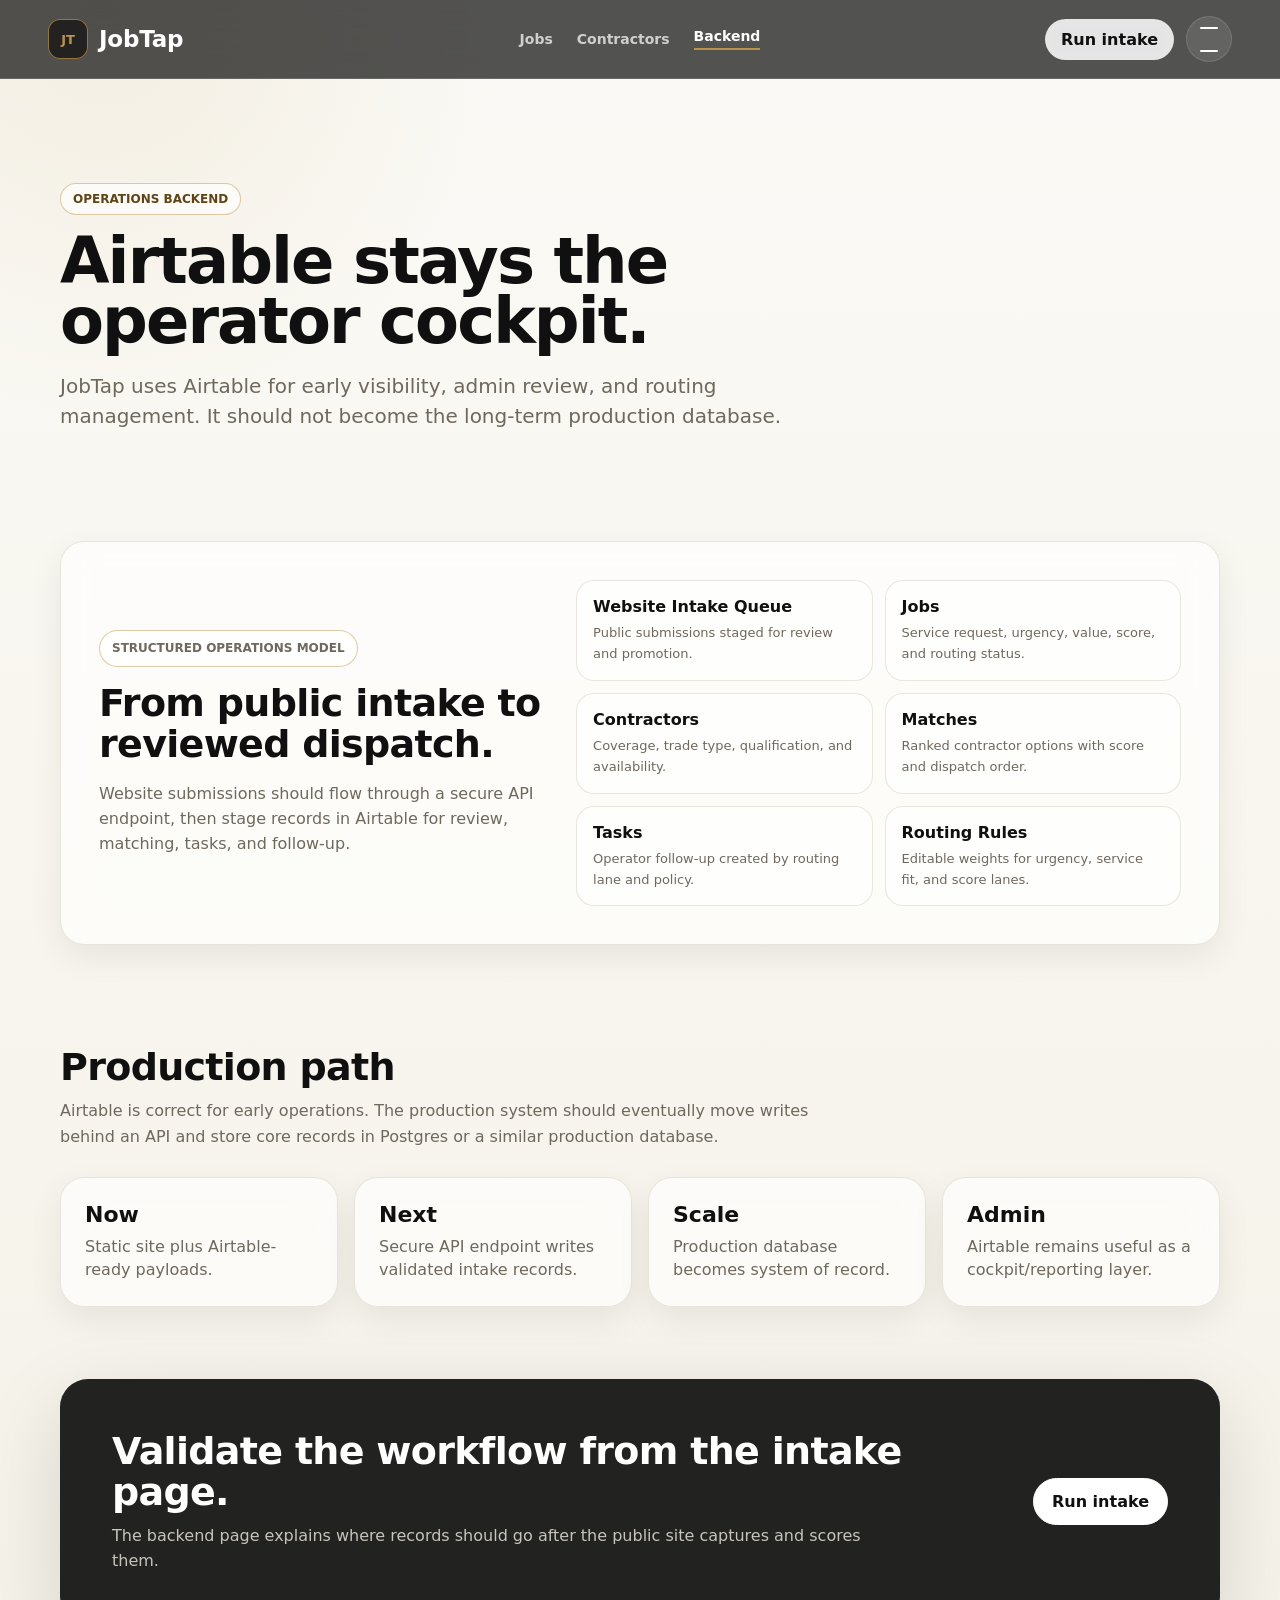
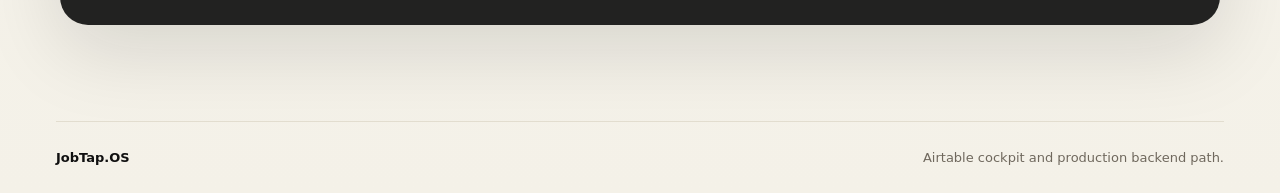
<file: backend.html>
<!DOCTYPE html>
<html lang="en">
<head>
  <meta charset="utf-8" />
  <meta name="viewport" content="width=device-width, initial-scale=1" />
  <title>Backend | JobTap.OS</title>
  <meta name="description" content="Airtable operations cockpit, routing schema, and production backend path for JobTap.OS." />
  <link rel="stylesheet" href="styles.css" />
  <link rel="stylesheet" href="src/tile-backgrounds.css" />
</head>
<body>
  <header class="site-header">
    <nav class="nav" aria-label="Primary navigation">
      <a class="brand" href="index.html" data-page="index.html" aria-label="JobTap home"><span class="brand-mark">JT</span><span class="brand-word">JobTap</span></a>
      <div class="nav-links" aria-label="JobTap sections"><a href="jobs.html" data-page="jobs.html">Jobs</a><a href="contractors.html" data-page="contractors.html">Contractors</a><a href="backend.html" data-page="backend.html">Backend</a></div>
      <div class="nav-actions"><a class="nav-cta" href="intake.html" data-page="intake.html">Run intake</a><button class="round-action menu-toggle" type="button" aria-expanded="false" aria-controls="mobile-menu" aria-label="Open menu"><span></span><span></span></button></div>
    </nav>
    <div class="mobile-menu" id="mobile-menu" hidden><a href="index.html" data-page="index.html">Home</a><a href="jobs.html" data-page="jobs.html">Jobs</a><a href="contractors.html" data-page="contractors.html">Contractors</a><a href="backend.html" data-page="backend.html">Backend</a><a href="intake.html" data-page="intake.html">Run intake</a></div>
  </header>
  <main>
    <section class="page-hero compact">
      <p class="eyebrow">Operations backend</p>
      <h1>Airtable stays the operator cockpit.</h1>
      <p>JobTap uses Airtable for early visibility, admin review, and routing management. It should not become the long-term production database.</p>
    </section>
    <section class="section backend-section" aria-labelledby="backend-title">
      <div class="backend-card">
        <div><p class="eyebrow">Structured operations model</p><h2 id="backend-title">From public intake to reviewed dispatch.</h2><p>Website submissions should flow through a secure API endpoint, then stage records in Airtable for review, matching, tasks, and follow-up.</p></div>
        <div class="backend-grid">
          <div><b>Website Intake Queue</b><span>Public submissions staged for review and promotion.</span></div>
          <div><b>Jobs</b><span>Service request, urgency, value, score, and routing status.</span></div>
          <div><b>Contractors</b><span>Coverage, trade type, qualification, and availability.</span></div>
          <div><b>Matches</b><span>Ranked contractor options with score and dispatch order.</span></div>
          <div><b>Tasks</b><span>Operator follow-up created by routing lane and policy.</span></div>
          <div><b>Routing Rules</b><span>Editable weights for urgency, service fit, and score lanes.</span></div>
        </div>
      </div>
    </section>
    <section class="section"><div class="section-head"><h2>Production path</h2><p>Airtable is correct for early operations. The production system should eventually move writes behind an API and store core records in Postgres or a similar production database.</p></div><div class="proof-strip"><article><b>Now</b><span>Static site plus Airtable-ready payloads.</span></article><article><b>Next</b><span>Secure API endpoint writes validated intake records.</span></article><article><b>Scale</b><span>Production database becomes system of record.</span></article><article><b>Admin</b><span>Airtable remains useful as a cockpit/reporting layer.</span></article></div></section>
    <section class="cta" aria-label="Run JobTap intake"><div><h2>Validate the workflow from the intake page.</h2><p>The backend page explains where records should go after the public site captures and scores them.</p></div><a class="btn light" href="intake.html">Run intake</a></section>
  </main>
  <footer class="footer"><span>JobTap.OS</span><span>Airtable cockpit and production backend path.</span></footer>
  <script type="module" src="src/app.js"></script>
</body>
</html>
</file>
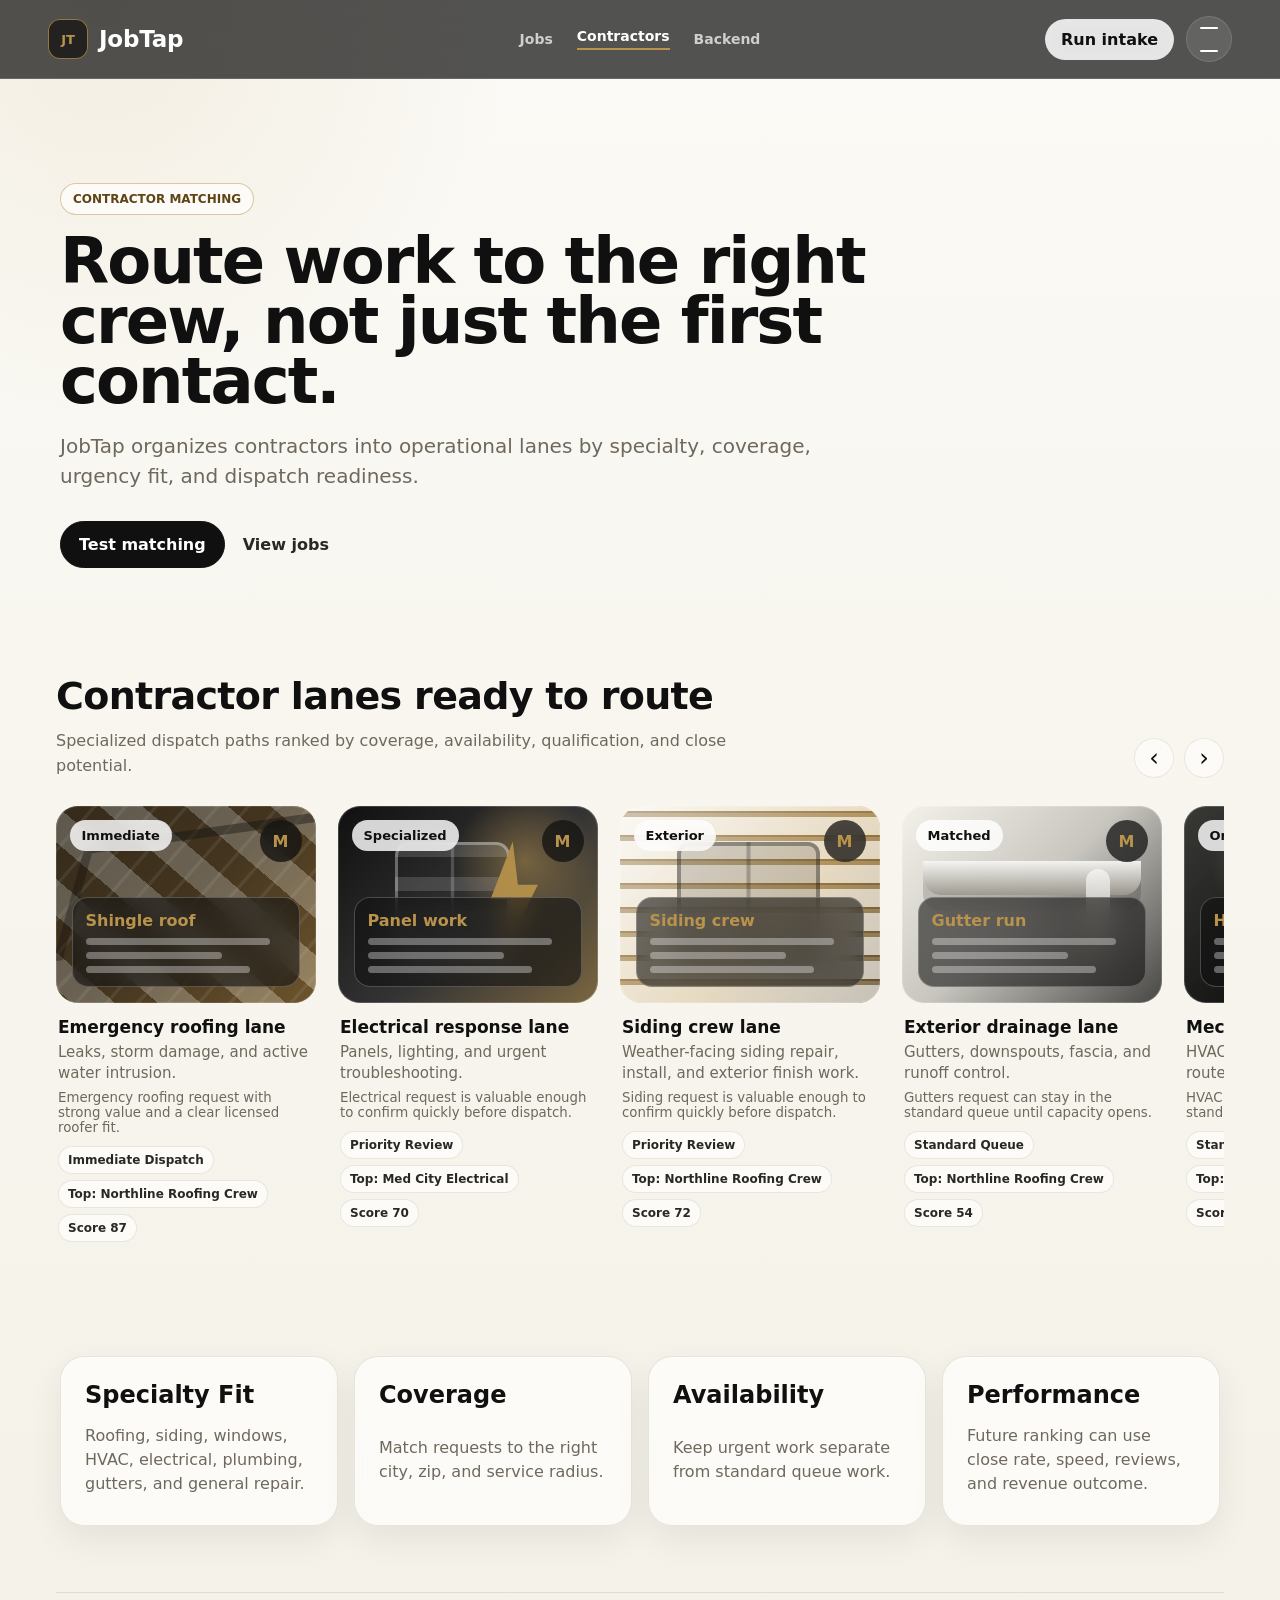
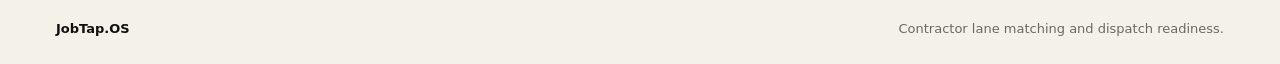
<file: contractors.html>
<!DOCTYPE html>
<html lang="en">
<head>
  <meta charset="utf-8" />
  <meta name="viewport" content="width=device-width, initial-scale=1" />
  <title>Contractors | JobTap.OS</title>
  <meta name="description" content="Contractor lanes ranked by service fit, coverage, availability, qualification, and close potential." />
  <link rel="stylesheet" href="styles.css" />
  <link rel="stylesheet" href="src/tile-backgrounds.css" />
</head>
<body>
  <header class="site-header">
    <nav class="nav" aria-label="Primary navigation">
      <a class="brand" href="index.html" data-page="index.html" aria-label="JobTap home"><span class="brand-mark">JT</span><span class="brand-word">JobTap</span></a>
      <div class="nav-links" aria-label="JobTap sections"><a href="jobs.html" data-page="jobs.html">Jobs</a><a href="contractors.html" data-page="contractors.html">Contractors</a><a href="backend.html" data-page="backend.html">Backend</a></div>
      <div class="nav-actions"><a class="nav-cta" href="intake.html" data-page="intake.html">Run intake</a><button class="round-action menu-toggle" type="button" aria-expanded="false" aria-controls="mobile-menu" aria-label="Open menu"><span></span><span></span></button></div>
    </nav>
    <div class="mobile-menu" id="mobile-menu" hidden><a href="index.html" data-page="index.html">Home</a><a href="jobs.html" data-page="jobs.html">Jobs</a><a href="contractors.html" data-page="contractors.html">Contractors</a><a href="backend.html" data-page="backend.html">Backend</a><a href="intake.html" data-page="intake.html">Run intake</a></div>
  </header>
  <main>
    <section class="page-hero">
      <p class="eyebrow">Contractor matching</p>
      <h1>Route work to the right crew, not just the first contact.</h1>
      <p>JobTap organizes contractors into operational lanes by specialty, coverage, urgency fit, and dispatch readiness.</p>
      <div class="hero-actions"><a class="btn" href="intake.html">Test matching</a><a class="hero-link dark" href="jobs.html">View jobs</a></div>
    </section>
    <section class="market-row" aria-labelledby="lanes-title">
      <div class="row-head">
        <div><h2 id="lanes-title">Contractor lanes ready to route</h2><p>Specialized dispatch paths ranked by coverage, availability, qualification, and close potential.</p></div>
        <div class="row-controls"><button type="button" data-scroll-target="contractor-lanes" data-scroll-direction="prev" aria-label="Scroll contractor lanes left">‹</button><button type="button" data-scroll-target="contractor-lanes" data-scroll-direction="next" aria-label="Scroll contractor lanes right">›</button></div>
      </div>
      <div class="card-scroller" id="contractor-lanes" tabindex="0" aria-label="Contractor lane cards"></div>
    </section>
    <section class="section"><div class="business-grid"><article class="link-card"><b>Specialty Fit</b><span>Roofing, siding, windows, HVAC, electrical, plumbing, gutters, and general repair.</span></article><article class="link-card"><b>Coverage</b><span>Match requests to the right city, zip, and service radius.</span></article><article class="link-card"><b>Availability</b><span>Keep urgent work separate from standard queue work.</span></article><article class="link-card"><b>Performance</b><span>Future ranking can use close rate, speed, reviews, and revenue outcome.</span></article></div></section>
  </main>
  <footer class="footer"><span>JobTap.OS</span><span>Contractor lane matching and dispatch readiness.</span></footer>
  <script type="module" src="src/app.js"></script>
</body>
</html>
</file>
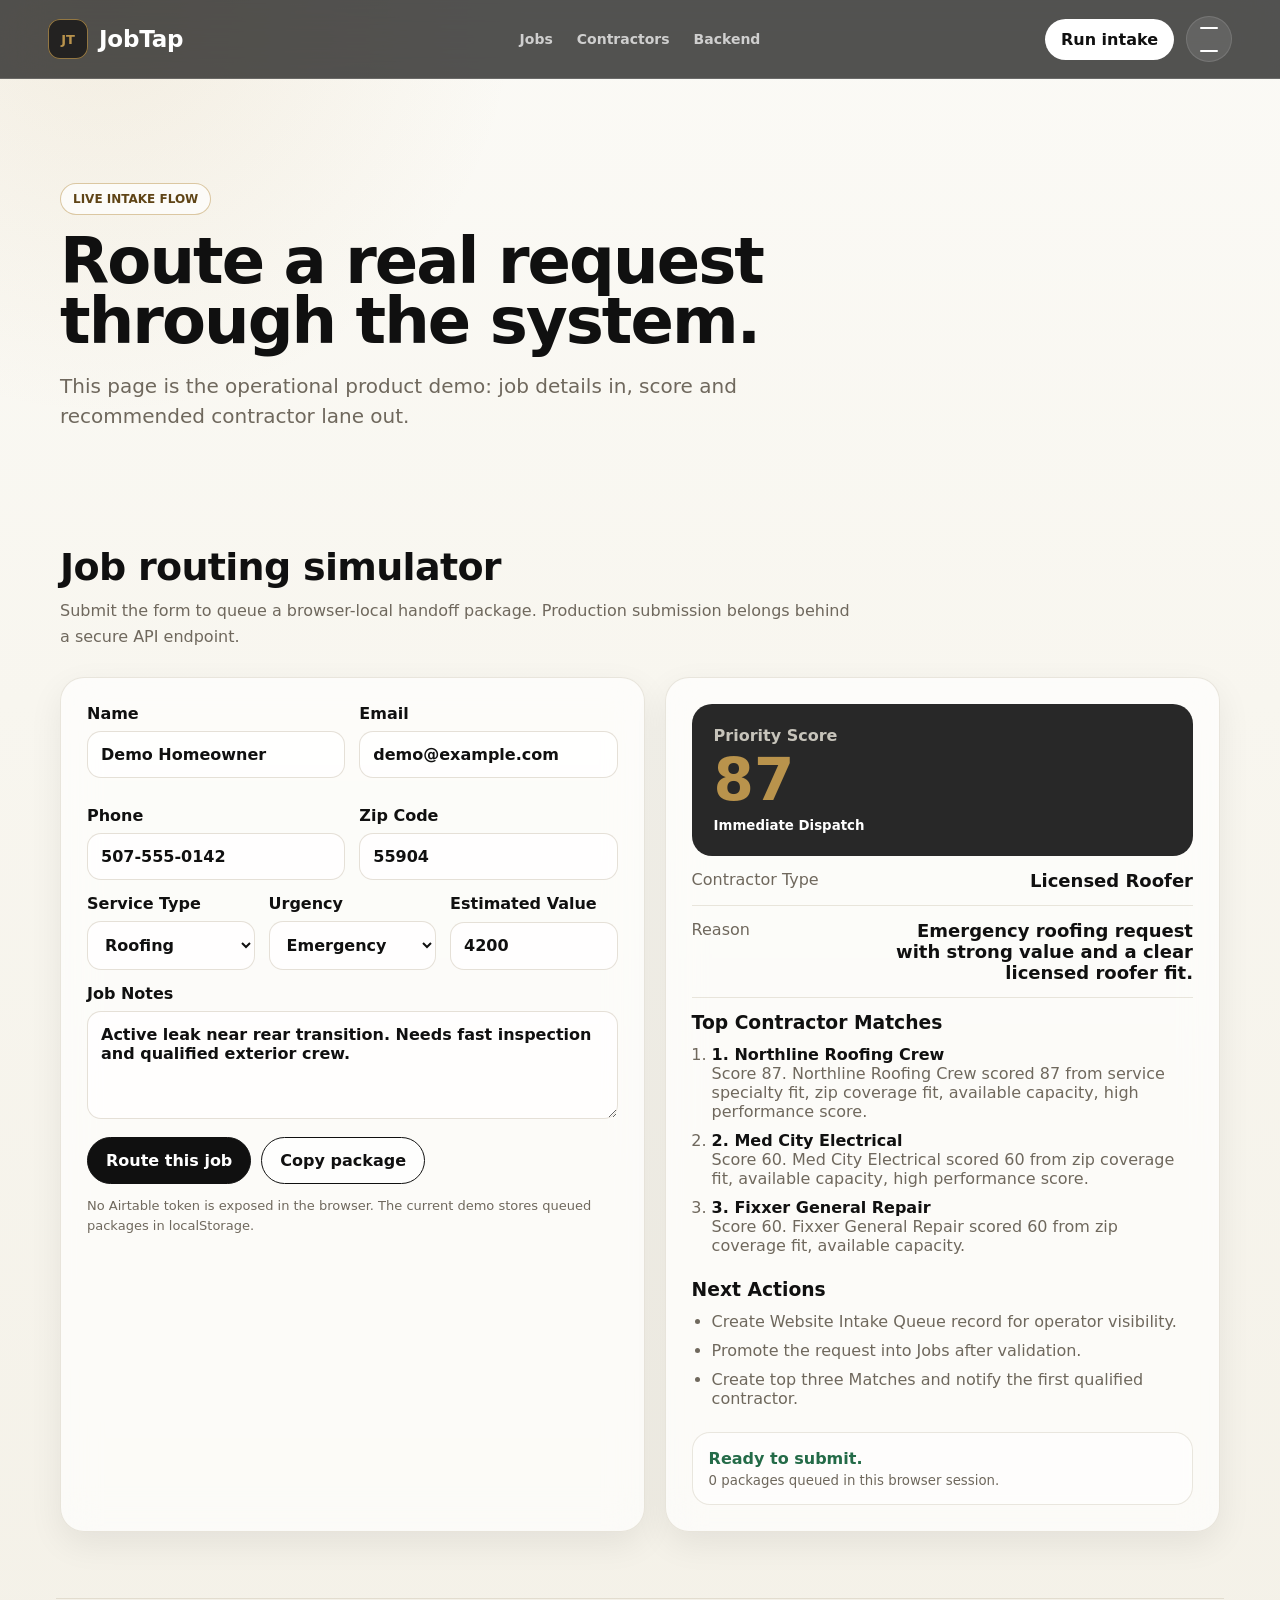
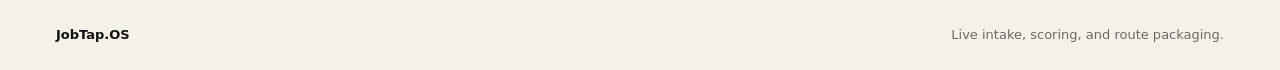
<file: intake.html>
<!DOCTYPE html>
<html lang="en">
<head>
  <meta charset="utf-8" />
  <meta name="viewport" content="width=device-width, initial-scale=1" />
  <title>Run Intake | JobTap.OS</title>
  <meta name="description" content="Submit a job request and see JobTap score, route, and match the best contractor lane." />
  <link rel="stylesheet" href="styles.css" />
  <link rel="stylesheet" href="src/tile-backgrounds.css" />
</head>
<body>
  <header class="site-header">
    <nav class="nav" aria-label="Primary navigation">
      <a class="brand" href="index.html" data-page="index.html" aria-label="JobTap home"><span class="brand-mark">JT</span><span class="brand-word">JobTap</span></a>
      <div class="nav-links" aria-label="JobTap sections"><a href="jobs.html" data-page="jobs.html">Jobs</a><a href="contractors.html" data-page="contractors.html">Contractors</a><a href="backend.html" data-page="backend.html">Backend</a></div>
      <div class="nav-actions"><a class="nav-cta" href="intake.html" data-page="intake.html">Run intake</a><button class="round-action menu-toggle" type="button" aria-expanded="false" aria-controls="mobile-menu" aria-label="Open menu"><span></span><span></span></button></div>
    </nav>
    <div class="mobile-menu" id="mobile-menu" hidden><a href="index.html" data-page="index.html">Home</a><a href="jobs.html" data-page="jobs.html">Jobs</a><a href="contractors.html" data-page="contractors.html">Contractors</a><a href="backend.html" data-page="backend.html">Backend</a><a href="intake.html" data-page="intake.html">Run intake</a></div>
  </header>
  <main>
    <section class="page-hero compact">
      <p class="eyebrow">Live intake flow</p>
      <h1>Route a real request through the system.</h1>
      <p>This page is the operational product demo: job details in, score and recommended contractor lane out.</p>
    </section>
    <section class="section intake-section" aria-labelledby="intake-title">
      <div class="section-head"><h2 id="intake-title">Job routing simulator</h2><p>Submit the form to queue a browser-local handoff package. Production submission belongs behind a secure API endpoint.</p></div>
      <div class="simulator">
        <form class="panel intake-form" id="routing-form">
          <div class="field-grid two-col">
            <label for="contactName">Name<input id="contactName" name="contactName" type="text" value="Demo Homeowner" autocomplete="name" /></label>
            <label for="email">Email<input id="email" name="email" type="email" value="demo@example.com" autocomplete="email" /></label>
            <label for="phone">Phone<input id="phone" name="phone" type="tel" value="507-555-0142" autocomplete="tel" /></label>
            <label for="zipCode">Zip Code<input id="zipCode" name="zipCode" type="text" value="55904" inputmode="numeric" /></label>
          </div>
          <div class="field-grid three-col">
            <label for="serviceType">Service Type<select id="serviceType" name="serviceType"><option>Roofing</option><option>Electrical</option><option>HVAC</option><option>Plumbing</option><option>General Repair</option><option>Gutters</option><option>Siding</option><option>Windows</option></select></label>
            <label for="urgency">Urgency<select id="urgency" name="urgency"><option>Emergency</option><option>High</option><option>Medium</option><option>Low</option></select></label>
            <label for="estimatedValue">Estimated Value<input id="estimatedValue" name="estimatedValue" type="number" min="100" step="100" value="4200" /></label>
          </div>
          <label for="description">Job Notes<textarea id="description" name="description">Active leak near rear transition. Needs fast inspection and qualified exterior crew.</textarea></label>
          <div class="form-actions"><button class="btn form-btn" type="submit">Route this job</button><button class="btn secondary" id="copy-payload" type="button">Copy package</button></div>
          <p class="form-note">No Airtable token is exposed in the browser. The current demo stores queued packages in localStorage.</p>
        </form>
        <aside class="panel result-panel" aria-live="polite">
          <div class="score-card"><span>Priority Score</span><strong id="result-score">94</strong><small id="result-lane">Immediate Dispatch</small></div>
          <div class="result-row"><span>Contractor Type</span><strong id="result-contractor">Licensed Roofer</strong></div>
          <div class="result-row"><span>Reason</span><strong id="result-reason">Emergency roofing request with high value and active damage risk.</strong></div>
          <div><h3>Top Contractor Matches</h3><ol class="match-list" id="match-list"></ol></div>
          <div><h3>Next Actions</h3><ul class="action-list" id="action-list"></ul></div>
          <div class="queue-card"><span id="queue-status">Ready to submit.</span><small id="queue-count">0 packages queued in this browser session.</small></div>
        </aside>
      </div>
    </section>
  </main>
  <footer class="footer"><span>JobTap.OS</span><span>Live intake, scoring, and route packaging.</span></footer>
  <script type="module" src="src/app.js"></script>
</body>
</html>
</file>
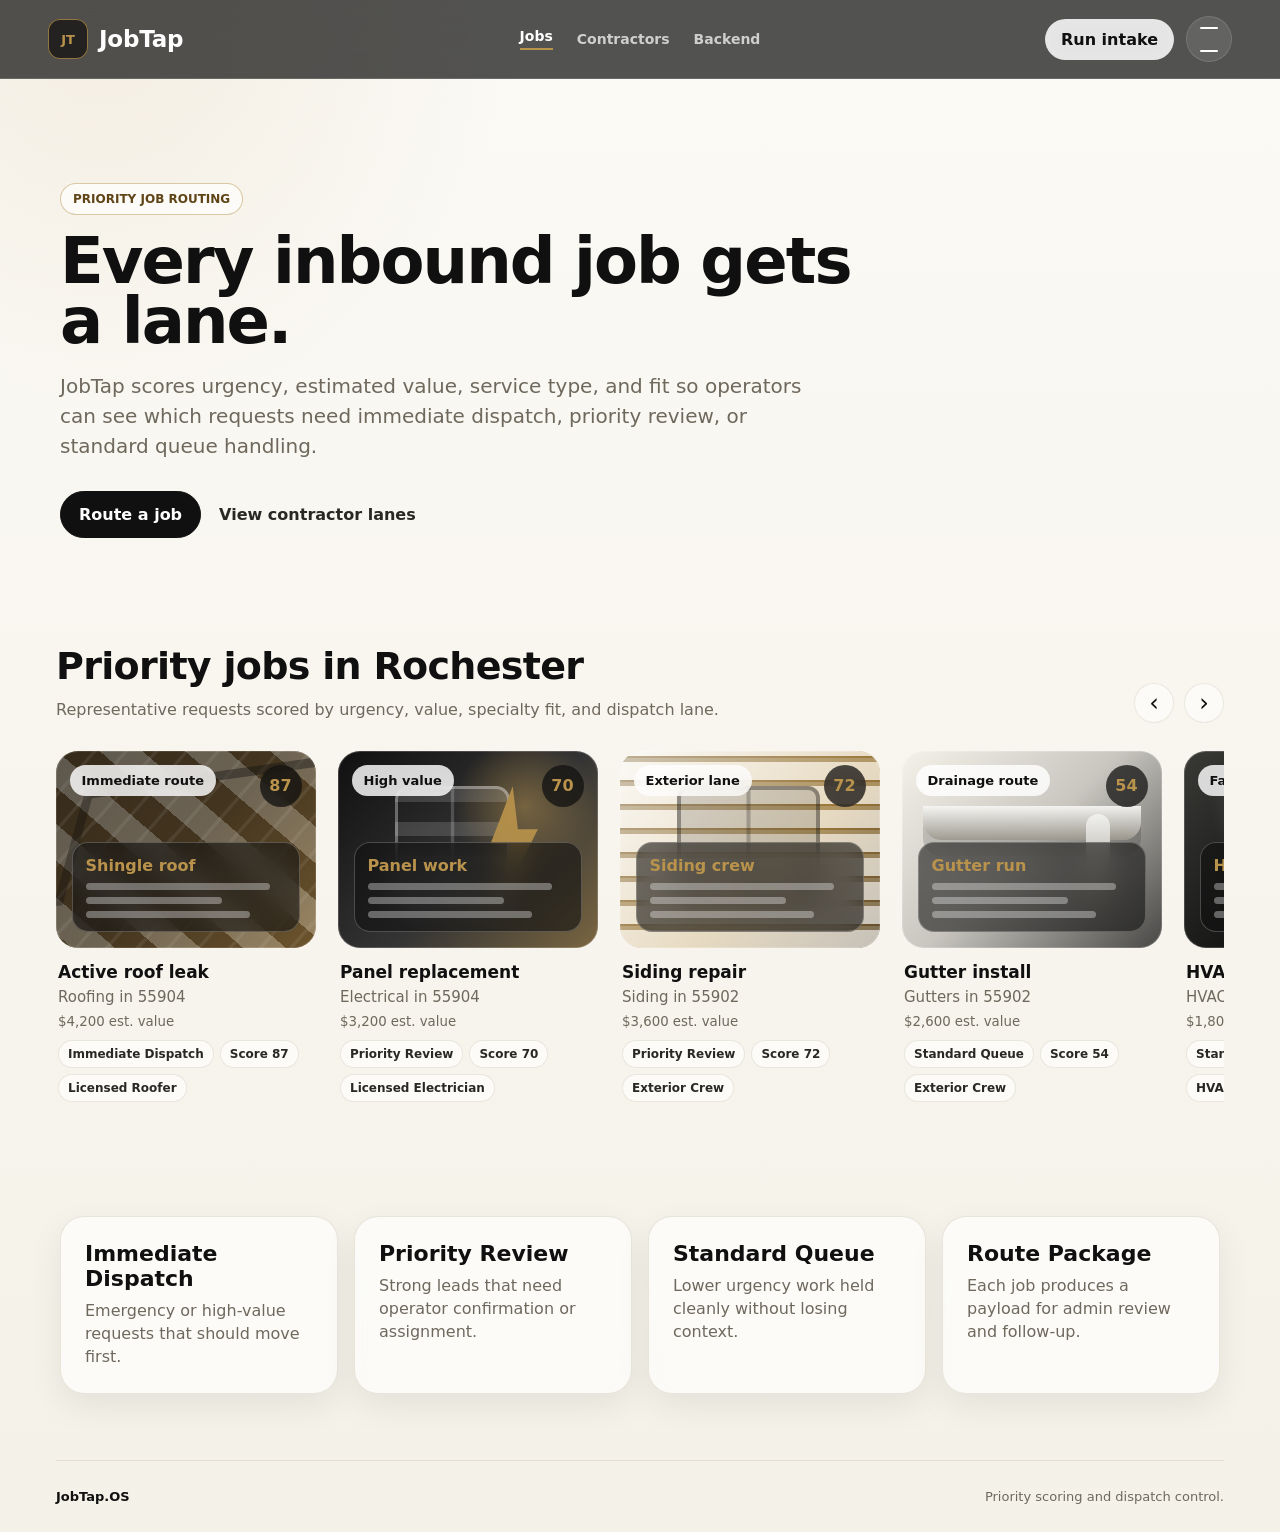
<file: jobs.html>
<!DOCTYPE html>
<html lang="en">
<head>
  <meta charset="utf-8" />
  <meta name="viewport" content="width=device-width, initial-scale=1" />
  <title>Jobs | JobTap.OS</title>
  <meta name="description" content="Priority job routing examples scored by urgency, value, service fit, and dispatch lane." />
  <link rel="stylesheet" href="styles.css" />
  <link rel="stylesheet" href="src/tile-backgrounds.css" />
</head>
<body>
  <header class="site-header">
    <nav class="nav" aria-label="Primary navigation">
      <a class="brand" href="index.html" data-page="index.html" aria-label="JobTap home"><span class="brand-mark">JT</span><span class="brand-word">JobTap</span></a>
      <div class="nav-links" aria-label="JobTap sections"><a href="jobs.html" data-page="jobs.html">Jobs</a><a href="contractors.html" data-page="contractors.html">Contractors</a><a href="backend.html" data-page="backend.html">Backend</a></div>
      <div class="nav-actions"><a class="nav-cta" href="intake.html" data-page="intake.html">Run intake</a><button class="round-action menu-toggle" type="button" aria-expanded="false" aria-controls="mobile-menu" aria-label="Open menu"><span></span><span></span></button></div>
    </nav>
    <div class="mobile-menu" id="mobile-menu" hidden><a href="index.html" data-page="index.html">Home</a><a href="jobs.html" data-page="jobs.html">Jobs</a><a href="contractors.html" data-page="contractors.html">Contractors</a><a href="backend.html" data-page="backend.html">Backend</a><a href="intake.html" data-page="intake.html">Run intake</a></div>
  </header>
  <main>
    <section class="page-hero">
      <p class="eyebrow">Priority job routing</p>
      <h1>Every inbound job gets a lane.</h1>
      <p>JobTap scores urgency, estimated value, service type, and fit so operators can see which requests need immediate dispatch, priority review, or standard queue handling.</p>
      <div class="hero-actions"><a class="btn" href="intake.html">Route a job</a><a class="hero-link dark" href="contractors.html">View contractor lanes</a></div>
    </section>
    <section class="market-row" aria-labelledby="priority-title">
      <div class="row-head">
        <div><h2 id="priority-title">Priority jobs in Rochester</h2><p>Representative requests scored by urgency, value, specialty fit, and dispatch lane.</p></div>
        <div class="row-controls"><button type="button" data-scroll-target="priority-jobs" data-scroll-direction="prev" aria-label="Scroll priority jobs left">‹</button><button type="button" data-scroll-target="priority-jobs" data-scroll-direction="next" aria-label="Scroll priority jobs right">›</button></div>
      </div>
      <div class="card-scroller" id="priority-jobs" tabindex="0" aria-label="Priority job cards"></div>
    </section>
    <section class="section"><div class="proof-strip"><article><b>Immediate Dispatch</b><span>Emergency or high-value requests that should move first.</span></article><article><b>Priority Review</b><span>Strong leads that need operator confirmation or assignment.</span></article><article><b>Standard Queue</b><span>Lower urgency work held cleanly without losing context.</span></article><article><b>Route Package</b><span>Each job produces a payload for admin review and follow-up.</span></article></div></section>
  </main>
  <footer class="footer"><span>JobTap.OS</span><span>Priority scoring and dispatch control.</span></footer>
  <script type="module" src="src/app.js"></script>
</body>
</html>
</file>
<file: styles.css>
:root {
  --ink: #101010;
  --soft-ink: #2a2824;
  --paper: #f8f6ef;
  --panel: rgba(255, 255, 255, .72);
  --line: rgba(168, 154, 126, .28);
  --muted: #6f685d;
  --gold: #b9934c;
  --gold-deep: #74531b;
  --gold-soft: #efe4cc;
  --platinum: #f1f0ea;
  --silver: #c7c4bb;
  --success: #246b48;
  --glass: rgba(255, 255, 255, .66);
  --glass-dark: rgba(17, 17, 17, .58);
  --shadow: 0 24px 80px rgba(17, 17, 17, .13);
  --soft-shadow: 0 12px 34px rgba(17, 17, 17, .07);
  font-family: Inter, ui-sans-serif, system-ui, -apple-system, BlinkMacSystemFont, "Segoe UI", sans-serif;
}

* { box-sizing: border-box; }
html { scroll-behavior: smooth; }
body {
  margin: 0;
  color: var(--ink);
  background:
    radial-gradient(circle at 8% 0%, rgba(185, 147, 76, .12), transparent 26rem),
    linear-gradient(180deg, #fbfaf6 0%, var(--paper) 42%, #f4f1e8 100%);
}
a { color: inherit; text-decoration: none; }
button, input, select, textarea { font: inherit; }
button { cursor: pointer; }
:focus-visible { outline: 3px solid rgba(185, 147, 76, .5); outline-offset: 3px; }

.site-header {
  position: sticky;
  top: 0;
  z-index: 30;
  padding: 16px 48px;
  border-bottom: 1px solid rgba(255, 255, 255, .14);
  background: rgba(17, 17, 17, .72);
  color: #fff;
  backdrop-filter: blur(22px) saturate(1.25);
}
.nav { display: grid; grid-template-columns: 1fr auto 1fr; align-items: center; gap: 24px; }
.brand { display: flex; align-items: center; gap: 11px; width: fit-content; font-size: 23px; font-weight: 900; }
.brand-mark { width: 40px; height: 40px; display: grid; place-items: center; border-radius: 12px; background: rgba(17, 17, 17, .72); color: var(--gold); font-size: 13px; font-weight: 900; box-shadow: inset 0 0 0 1px rgba(185, 147, 76, .75); }
.brand-word { letter-spacing: -.01em; }
.nav-links { display: flex; align-items: center; justify-content: center; gap: 24px; color: rgba(255, 255, 255, .72); font-size: 14px; font-weight: 850; }
.nav-links a, .nav-actions a { transition: color .18s ease, background .18s ease; }
.nav-links a:hover, .nav-links a[aria-current="page"] { color: #fff; }
.nav-links a[aria-current="page"] { border-bottom: 2px solid var(--gold); padding-bottom: 4px; }
.nav-actions { display: flex; align-items: center; justify-content: flex-end; gap: 12px; font-weight: 850; }
.nav-cta { padding: 11px 16px; border-radius: 999px; background: rgba(255, 255, 255, .88); color: var(--ink); backdrop-filter: blur(12px); }
.nav-cta:hover, .nav-cta[aria-current="page"] { background: #fff; }
.round-action { width: 46px; height: 46px; display: grid; place-items: center; border: 1px solid rgba(255, 255, 255, .12); border-radius: 999px; background: rgba(255, 255, 255, .1); color: #fff; font-weight: 900; }
.menu-toggle { gap: 4px; }
.menu-toggle span { width: 18px; height: 2px; display: block; border-radius: 999px; background: currentColor; }
.mobile-menu { display: none; margin-top: 14px; padding: 12px; border: 1px solid rgba(255, 255, 255, .14); border-radius: 18px; background: rgba(17, 17, 17, .84); box-shadow: var(--soft-shadow); backdrop-filter: blur(18px); }
.mobile-menu a { display: block; padding: 12px 10px; border-radius: 12px; font-weight: 800; }
.mobile-menu a:hover, .mobile-menu a[aria-current="page"] { background: rgba(255, 255, 255, .1); }

.hero { position: relative; min-height: 760px; display: grid; align-content: end; overflow: hidden; padding: 118px 48px 46px; background: #161616; color: #fff; }
.hero-motion, .hero-scrim { position: absolute; inset: 0; }
.hero-motion { width: 100%; height: 100%; object-fit: cover; opacity: .96; filter: brightness(1.24) contrast(1.06) saturate(1.12); transform: scale(1.015); pointer-events: none; }
.hero-scrim { pointer-events: none; background: linear-gradient(90deg, rgba(12,12,12,.82) 0%, rgba(12,12,12,.58) 38%, rgba(12,12,12,.14) 100%), linear-gradient(0deg, rgba(12,12,12,.62) 0%, rgba(12,12,12,.18) 46%, rgba(12,12,12,.2) 100%); }
.hero-content, .hero-search { position: relative; z-index: 2; }
.hero-content { width: min(750px, 100%); margin-bottom: 34px; }
.eyebrow { width: fit-content; margin: 0 0 16px; padding: 8px 12px; border: 1px solid rgba(185, 147, 76, .5); border-radius: 999px; background: rgba(255, 255, 255, .66); color: #5f4416; font-size: 12px; font-weight: 900; text-transform: uppercase; backdrop-filter: blur(14px); }
h1 { max-width: 850px; margin: 0; color: #fff; font-size: clamp(50px, 6vw, 94px); line-height: .94; letter-spacing: -.03em; }
h2 { margin: 0; font-size: clamp(26px, 3vw, 38px); line-height: 1.08; letter-spacing: -.018em; }
h3 { margin: 0 0 12px; }
.hero-copy { max-width: 680px; margin: 24px 0 0; color: rgba(255, 255, 255, .86); font-size: clamp(18px, 2vw, 23px); line-height: 1.45; }
.hero-actions { display: flex; flex-wrap: wrap; align-items: center; gap: 18px; margin-top: 30px; }
.hero-btn { border-color: #fff; background: rgba(255, 255, 255, .92); color: var(--ink); }
.hero-link { color: rgba(255, 255, 255, .84); font-weight: 900; }
.hero-link:hover { color: #fff; }
.hero-link.dark { color: var(--soft-ink); }
.hero-link.dark:hover { color: var(--gold-deep); }
.hero-proof { width: fit-content; max-width: 650px; margin: 24px 0 0; padding: 12px 16px; border: 1px solid rgba(255, 255, 255, .16); border-radius: 999px; background: rgba(17, 17, 17, .34); color: rgba(255, 255, 255, .78); font-size: 14px; backdrop-filter: blur(18px); }

.page-hero { width: min(1160px, calc(100vw - 112px)); margin: 0 auto; padding: 104px 0 36px; }
.page-hero.compact { padding-bottom: 12px; }
.page-hero h1 { color: var(--ink); font-size: clamp(44px, 5vw, 78px); }
.page-hero p:not(.eyebrow) { max-width: 760px; color: var(--muted); font-size: 20px; line-height: 1.5; }
.business-section { padding-top: 78px; }
.business-grid { display: grid; grid-template-columns: repeat(4, 1fr); gap: 16px; }
.link-card { display: grid; gap: 10px; min-height: 170px; padding: 24px; border: 1px solid rgba(168, 154, 126, .24); border-radius: 24px; background: var(--glass); box-shadow: var(--soft-shadow); backdrop-filter: blur(18px) saturate(1.08); }
.link-card b { font-size: 24px; }
.link-card span { color: var(--muted); line-height: 1.48; }
.text-link { color: var(--soft-ink); font-weight: 900; }
.text-link:hover { color: var(--gold-deep); }

.routing-search { width: min(1040px, 100%); min-height: 76px; display: grid; grid-template-columns: 1.18fr .9fr .95fr .9fr 78px; align-items: center; gap: 0; padding: 8px; border: 1px solid rgba(255, 255, 255, .36); border-radius: 999px; background: rgba(255, 255, 255, .76); color: var(--ink); box-shadow: 0 22px 70px rgba(0, 0, 0, .22); backdrop-filter: blur(22px) saturate(1.2); }
.routing-search label { min-width: 0; display: grid; gap: 4px; margin: 0; padding: 0 22px; border-right: 1px solid rgba(117, 104, 80, .22); }
.routing-search label:nth-of-type(4) { border-right: 0; }
.routing-search span { font-size: 12px; font-weight: 900; }
.routing-search input, .routing-search select { width: 100%; min-width: 0; border: 0; outline: 0; background: transparent; color: var(--soft-ink); font-size: 16px; font-weight: 800; }
.search-button { width: 62px; height: 62px; border: 0; border-radius: 999px; background: var(--ink); color: var(--gold); font-weight: 900; box-shadow: inset 0 0 0 1px rgba(185, 147, 76, .8); }

main { padding-bottom: 48px; }
.market-row { width: min(1440px, calc(100vw - 112px)); margin: 0 auto; padding: 72px 0 12px; }
.row-head { display: flex; justify-content: space-between; gap: 32px; align-items: end; margin-bottom: 24px; }
.row-head p, .section-head p, .backend-card p, .cta p, .form-note { color: var(--muted); line-height: 1.58; }
.row-head p { max-width: 700px; margin: 10px 0 0; }
.row-controls { display: flex; gap: 10px; }
.row-controls button { width: 40px; height: 40px; display: grid; place-items: center; border: 1px solid rgba(168, 154, 126, .2); border-radius: 999px; background: rgba(255, 255, 255, .54); color: var(--ink); font-size: 24px; backdrop-filter: blur(12px); transition: transform .18s ease, background .18s ease; }
.row-controls button:hover { transform: translateY(-1px); background: rgba(255, 255, 255, .84); }
.card-scroller { display: grid; grid-auto-flow: column; grid-auto-columns: minmax(260px, 1fr); gap: 22px; overflow-x: auto; overscroll-behavior-inline: contain; scroll-snap-type: inline mandatory; padding: 4px 2px 18px; }
.card-scroller::-webkit-scrollbar { height: 8px; }
.card-scroller::-webkit-scrollbar-thumb { background: rgba(123, 115, 99, .42); border-radius: 999px; }
.listing-card { min-width: 260px; scroll-snap-align: start; }
.card-media { position: relative; aspect-ratio: 1.08 / .82; overflow: hidden; border-radius: 22px; background: linear-gradient(145deg, #141414, #2b2518 55%, #b9934c 160%); box-shadow: inset 0 0 0 1px rgba(255, 255, 255, .18); }
.card-media.gold { background: linear-gradient(135deg, #f3e7cc, #9f7a35 46%, #151515 102%); }
.card-media.silver { background: linear-gradient(135deg, #fafafa, #bdbab1 45%, #111 104%); }
.card-media.black { background: linear-gradient(135deg, #4a4a48, #111 55%, #b9934c 132%); }
.card-media.platinum { background: linear-gradient(135deg, #ffffff, #ded8cc 50%, #9f7a35 118%); }
.media-shell { position: absolute; left: 16px; right: 16px; bottom: 16px; padding: 13px; border: 1px solid rgba(255, 255, 255, .22); border-radius: 16px; background: rgba(17, 17, 17, .58); color: #fff; backdrop-filter: blur(14px); }
.media-shell b { display: block; margin-bottom: 8px; color: var(--gold); }
.media-bars { display: grid; gap: 7px; }
.media-bars span { display: block; height: 7px; border-radius: 999px; background: rgba(255, 255, 255, .34); }
.media-bars span:nth-child(1) { width: 92%; }
.media-bars span:nth-child(2) { width: 68%; }
.media-bars span:nth-child(3) { width: 82%; }
.card-badge, .card-save { position: absolute; z-index: 1; border-radius: 999px; font-weight: 900; }
.card-badge { top: 14px; left: 14px; padding: 8px 12px; background: rgba(255, 255, 255, .82); color: var(--ink); font-size: 13px; backdrop-filter: blur(10px); }
.card-save { top: 14px; right: 14px; width: 42px; height: 42px; display: grid; place-items: center; background: rgba(17, 17, 17, .74); color: var(--gold); backdrop-filter: blur(10px); }
.card-copy { padding: 14px 2px 0; }
.card-copy b { display: block; margin-bottom: 5px; font-size: 17px; }
.card-copy span { display: block; color: var(--muted); font-size: 15px; line-height: 1.38; }
.card-copy small { display: block; margin-top: 6px; color: var(--muted); }
.card-metrics { display: flex; flex-wrap: wrap; gap: 6px; margin-top: 11px; }
.card-metrics em { padding: 6px 9px; border-radius: 999px; background: rgba(255, 255, 255, .62); border: 1px solid rgba(168, 154, 126, .22); color: var(--soft-ink); font-size: 12px; font-style: normal; font-weight: 850; }

.proof-strip { display: grid; grid-template-columns: repeat(4, 1fr); gap: 16px; }
.proof-strip article, .panel, .backend-card { border: 1px solid rgba(168, 154, 126, .24); border-radius: 24px; background: var(--glass); box-shadow: var(--soft-shadow); backdrop-filter: blur(18px) saturate(1.08); }
.proof-strip article { padding: 24px; }
.proof-strip b { display: block; margin-bottom: 8px; font-size: 22px; }
.proof-strip span { color: var(--muted); line-height: 1.46; }
.section { width: min(1160px, calc(100vw - 112px)); margin: 0 auto; padding: 84px 0 18px; }
.section-head { max-width: 790px; margin-bottom: 28px; }
.section-head p { margin: 10px 0 0; }
.simulator { display: grid; grid-template-columns: 1fr .95fr; gap: 20px; align-items: stretch; }
.panel { padding: 26px; }
.field-grid { display: grid; gap: 14px; }
.two-col { grid-template-columns: repeat(2, 1fr); }
.three-col { grid-template-columns: repeat(3, 1fr); }
label { display: grid; gap: 8px; margin-bottom: 14px; font-weight: 850; }
.panel input, .panel select, .panel textarea { width: 100%; border: 1px solid rgba(168, 154, 126, .3); border-radius: 14px; background: rgba(255, 255, 255, .72); color: var(--ink); padding: 13px; }
textarea { min-height: 108px; resize: vertical; }
.form-actions { display: flex; flex-wrap: wrap; gap: 10px; align-items: center; margin-top: 18px; }
.form-note { margin: 12px 0 0; font-size: 13px; }
.btn { display: inline-flex; justify-content: center; align-items: center; border: 1px solid var(--ink); border-radius: 999px; background: var(--ink); color: #ffffff; padding: 13px 18px; font-weight: 900; }
.btn.secondary { background: rgba(255, 255, 255, .66); color: var(--ink); }
.btn.light { background: #ffffff; color: var(--ink); border-color: #ffffff; }
.result-panel { display: grid; gap: 14px; }
.score-card { padding: 22px; border-radius: 20px; background: rgba(17, 17, 17, .9); color: #fff; }
.score-card span { display: block; color: var(--silver); font-weight: 850; }
.score-card strong { display: block; margin: 6px 0; color: var(--gold); font-size: 58px; line-height: 1; }
.score-card small { font-weight: 900; }
.result-row { display: flex; justify-content: space-between; gap: 16px; border-bottom: 1px solid rgba(168, 154, 126, .24); padding-bottom: 14px; }
.result-row span { color: var(--muted); }
.result-row strong { max-width: 62%; text-align: right; font-size: 18px; }
.match-list, .action-list { margin: 0; padding-left: 20px; color: var(--muted); }
.match-list li, .action-list li { margin-bottom: 10px; }
.match-list strong { color: var(--ink); }
.queue-card { display: grid; gap: 5px; padding: 16px; border: 1px solid rgba(168, 154, 126, .24); border-radius: 18px; background: rgba(255, 255, 255, .58); }
.queue-card span { color: var(--success); font-weight: 900; }
.queue-card small { color: var(--muted); }
.backend-section { padding-top: 78px; }
.backend-card { padding: 38px; display: grid; grid-template-columns: .85fr 1.15fr; gap: 30px; align-items: center; }
.backend-card p:not(.eyebrow) { margin-bottom: 0; }
.backend-grid { display: grid; grid-template-columns: repeat(2, 1fr); gap: 12px; }
.backend-grid div { border: 1px solid rgba(168, 154, 126, .24); border-radius: 18px; padding: 16px; background: rgba(255, 255, 255, .54); }
.backend-grid b { display: block; margin-bottom: 6px; }
.backend-grid span { color: var(--muted); font-size: 13px; line-height: 1.45; }
.cta { width: min(1160px, calc(100vw - 112px)); margin: 54px auto 48px; padding: 52px; display: grid; grid-template-columns: 1fr auto; gap: 24px; align-items: center; border-radius: 28px; background: rgba(17, 17, 17, .92); color: #ffffff; box-shadow: var(--shadow); }
.cta h2 { color: #ffffff; }
.cta p { max-width: 760px; margin: 10px 0 0; color: var(--silver); }
.footer { width: min(1440px, calc(100vw - 112px)); display: flex; justify-content: space-between; gap: 18px; margin: 0 auto; padding: 28px 0; border-top: 1px solid rgba(168, 154, 126, .24); color: var(--muted); font-size: 13px; }
.footer span:first-child { color: var(--ink); font-weight: 900; }

@media (max-width: 1050px) {
  .site-header { padding: 16px 20px; }
  .nav { grid-template-columns: 1fr auto; }
  .nav-links { display: none; }
  .hero { min-height: 760px; padding: 96px 20px 30px; }
  .hero-scrim { background: linear-gradient(90deg, rgba(12,12,12,.86) 0%, rgba(12,12,12,.62) 54%, rgba(12,12,12,.28) 100%), linear-gradient(0deg, rgba(12,12,12,.66) 0%, rgba(12,12,12,.16) 54%, rgba(12,12,12,.22) 100%); }
  .routing-search { grid-template-columns: 1fr 1fr; border-radius: 28px; }
  .routing-search label { min-height: 66px; border-right: 0; border-bottom: 1px solid rgba(117, 104, 80, .22); padding: 10px 18px; }
  .routing-search label:nth-of-type(3), .routing-search label:nth-of-type(4) { border-bottom: 0; }
  .search-button { width: auto; grid-column: 1 / -1; }
  .market-row, .section, .cta, .footer, .page-hero { width: calc(100vw - 32px); }
  .simulator, .backend-card, .cta { grid-template-columns: 1fr; }
  .proof-strip, .backend-grid, .business-grid { grid-template-columns: repeat(2, 1fr); }
}
@media (max-width: 720px) {
  .brand-word { display: none; }
  .nav-cta { display: none; }
  .mobile-menu:not([hidden]) { display: block; }
  .hero { min-height: 790px; }
  .hero-motion { opacity: .72; filter: brightness(1.14) contrast(1.04) saturate(1.08); }
  .hero-proof { border-radius: 18px; }
  .page-hero { padding-top: 70px; }
  .routing-search { grid-template-columns: 1fr; }
  .routing-search label { border-bottom: 1px solid rgba(117, 104, 80, .22) !important; }
  .routing-search label:nth-of-type(4) { border-bottom: 0 !important; }
  .two-col, .three-col { grid-template-columns: 1fr; }
  .card-scroller { grid-auto-columns: 84%; }
  .proof-strip, .backend-grid, .business-grid { grid-template-columns: 1fr; }
  .row-head { align-items: flex-start; display: grid; }
  .result-row { display: block; }
  .result-row strong { display: block; max-width: none; margin-top: 6px; text-align: left; }
  .cta { padding: 30px; }
  .footer { display: grid; }
}
</file>
<file: src/tile-backgrounds.css>
.card-media .service-symbol {
  position: absolute;
  inset: 0;
  z-index: 0;
  opacity: .92;
}

.card-media.service-roofing {
  background: linear-gradient(135deg, #1a1712, #302719 48%, #9c793d 130%);
}
.card-media.service-roofing .service-symbol {
  background:
    repeating-linear-gradient(135deg, transparent 0 18px, rgba(255,255,255,.08) 18px 21px),
    repeating-linear-gradient(45deg, rgba(230,220,198,.36) 0 22px, rgba(98,75,42,.42) 22px 44px);
  transform: skewY(-8deg) scale(1.18);
}
.card-media.service-roofing .service-symbol::after {
  content: "";
  position: absolute;
  left: 12%;
  right: 10%;
  top: 18%;
  height: 44%;
  border-top: 8px solid rgba(17,17,17,.42);
  border-left: 8px solid rgba(17,17,17,.36);
  transform: skewX(-16deg);
}

.card-media.service-electrical {
  background: radial-gradient(circle at 72% 28%, rgba(185,147,76,.5), transparent 30%), linear-gradient(135deg, #101010, #343434 55%, #b9934c 140%);
}
.card-media.service-electrical .service-symbol::before {
  content: "";
  position: absolute;
  left: 22%;
  top: 18%;
  width: 42%;
  height: 58%;
  border: 3px solid rgba(255,255,255,.36);
  border-radius: 14px;
  background:
    linear-gradient(90deg, transparent 48%, rgba(255,255,255,.2) 49% 51%, transparent 52%),
    repeating-linear-gradient(0deg, rgba(255,255,255,.16) 0 14px, transparent 14px 34px);
}
.card-media.service-electrical .service-symbol::after {
  content: "";
  position: absolute;
  right: 18%;
  top: 18%;
  width: 74px;
  height: 120px;
  background: #b9934c;
  clip-path: polygon(48% 0, 18% 48%, 45% 48%, 30% 100%, 82% 36%, 55% 36%);
  filter: drop-shadow(0 14px 28px rgba(0,0,0,.35));
}

.card-media.service-siding {
  background: linear-gradient(135deg, #f4efe4, #b9934c 58%, #191919 125%);
}
.card-media.service-siding .service-symbol {
  background: repeating-linear-gradient(0deg, rgba(255,255,255,.72) 0 18px, rgba(166,151,122,.52) 18px 22px, rgba(111,82,38,.44) 22px 24px);
}
.card-media.service-siding .service-symbol::after {
  content: "";
  position: absolute;
  left: 22%;
  top: 18%;
  width: 52%;
  height: 58%;
  border-radius: 12px;
  border: 4px solid rgba(17,17,17,.38);
  background: linear-gradient(90deg, rgba(17,17,17,.16) 48%, rgba(17,17,17,.38) 49% 51%, rgba(17,17,17,.16) 52%);
}

.card-media.service-gutters {
  background: linear-gradient(135deg, #f4f1e9, #c8c6bf 48%, #161616 120%);
}
.card-media.service-gutters .service-symbol::before {
  content: "";
  position: absolute;
  left: 8%;
  right: 8%;
  top: 28%;
  height: 34px;
  border-radius: 0 0 18px 18px;
  background: linear-gradient(180deg, #f7f7f5, #9a968c);
  box-shadow: 0 16px 0 rgba(17,17,17,.18);
}
.card-media.service-gutters .service-symbol::after {
  content: "";
  position: absolute;
  right: 20%;
  top: 32%;
  width: 24px;
  height: 48%;
  border-radius: 16px;
  background: linear-gradient(180deg, #f7f7f5, #8d887b);
}

.card-media.service-hvac {
  background: radial-gradient(circle at 34% 28%, rgba(255,255,255,.18), transparent 28%), linear-gradient(135deg, #393936, #111 60%, #b9934c 136%);
}
.card-media.service-hvac .service-symbol::before {
  content: "";
  position: absolute;
  left: 24%;
  top: 24%;
  width: 46%;
  height: 46%;
  border-radius: 18px;
  border: 4px solid rgba(255,255,255,.28);
  background: repeating-linear-gradient(90deg, rgba(255,255,255,.18) 0 8px, transparent 8px 18px);
}
.card-media.service-hvac .service-symbol::after {
  content: "";
  position: absolute;
  left: 36%;
  top: 33%;
  width: 74px;
  height: 74px;
  border-radius: 999px;
  border: 10px solid rgba(185,147,76,.72);
  box-shadow: inset 0 0 0 14px rgba(17,17,17,.54);
}

.card-media.service-windows {
  background: linear-gradient(135deg, #ffffff, #c9c9c5 52%, #111 125%);
}
.card-media.service-windows .service-symbol::before {
  content: "";
  position: absolute;
  left: 22%;
  top: 16%;
  width: 54%;
  height: 62%;
  border: 8px solid rgba(255,255,255,.74);
  border-radius: 14px;
  background:
    linear-gradient(90deg, transparent 47%, rgba(17,17,17,.44) 48% 52%, transparent 53%),
    linear-gradient(0deg, transparent 47%, rgba(17,17,17,.34) 48% 52%, transparent 53%),
    linear-gradient(135deg, rgba(198,222,232,.74), rgba(255,255,255,.2));
  box-shadow: 0 22px 40px rgba(0,0,0,.28);
}
.card-media.service-windows .service-symbol::after {
  content: "";
  position: absolute;
  left: 30%;
  top: 28%;
  width: 34%;
  height: 3px;
  background: rgba(255,255,255,.78);
  transform: rotate(-38deg);
}

.card-media.service-plumbing {
  background: linear-gradient(135deg, #eef0ef, #8f9a9d 46%, #111 118%);
}
.card-media.service-plumbing .service-symbol::before {
  content: "";
  position: absolute;
  left: 18%;
  top: 36%;
  width: 58%;
  height: 34px;
  border: 8px solid rgba(255,255,255,.64);
  border-right-color: transparent;
  border-radius: 22px 0 0 22px;
}
.card-media.service-plumbing .service-symbol::after {
  content: "";
  position: absolute;
  right: 20%;
  top: 26%;
  width: 32px;
  height: 46%;
  border-radius: 18px;
  background: linear-gradient(180deg, #f7f7f5, #9ba3a4);
  box-shadow: -48px 34px 0 -9px rgba(185,147,76,.8);
}

.card-media.service-general-repair {
  background: linear-gradient(135deg, #4a4a48, #111 54%, #b9934c 130%);
}
.card-media.service-general-repair .service-symbol::before,
.card-media.service-general-repair .service-symbol::after {
  content: "";
  position: absolute;
  left: 46%;
  top: 18%;
  width: 22px;
  height: 64%;
  border-radius: 10px;
  background: linear-gradient(180deg, #f5f1e8 0 18%, #b9934c 18% 42%, #2b2b2b 42%);
  transform-origin: 50% 60%;
  box-shadow: 0 18px 28px rgba(0,0,0,.32);
}
.card-media.service-general-repair .service-symbol::before { transform: rotate(42deg); }
.card-media.service-general-repair .service-symbol::after { transform: rotate(-42deg); }

.card-media .card-badge,
.card-media .card-save,
.card-media .media-shell {
  z-index: 2;
}
</file>
